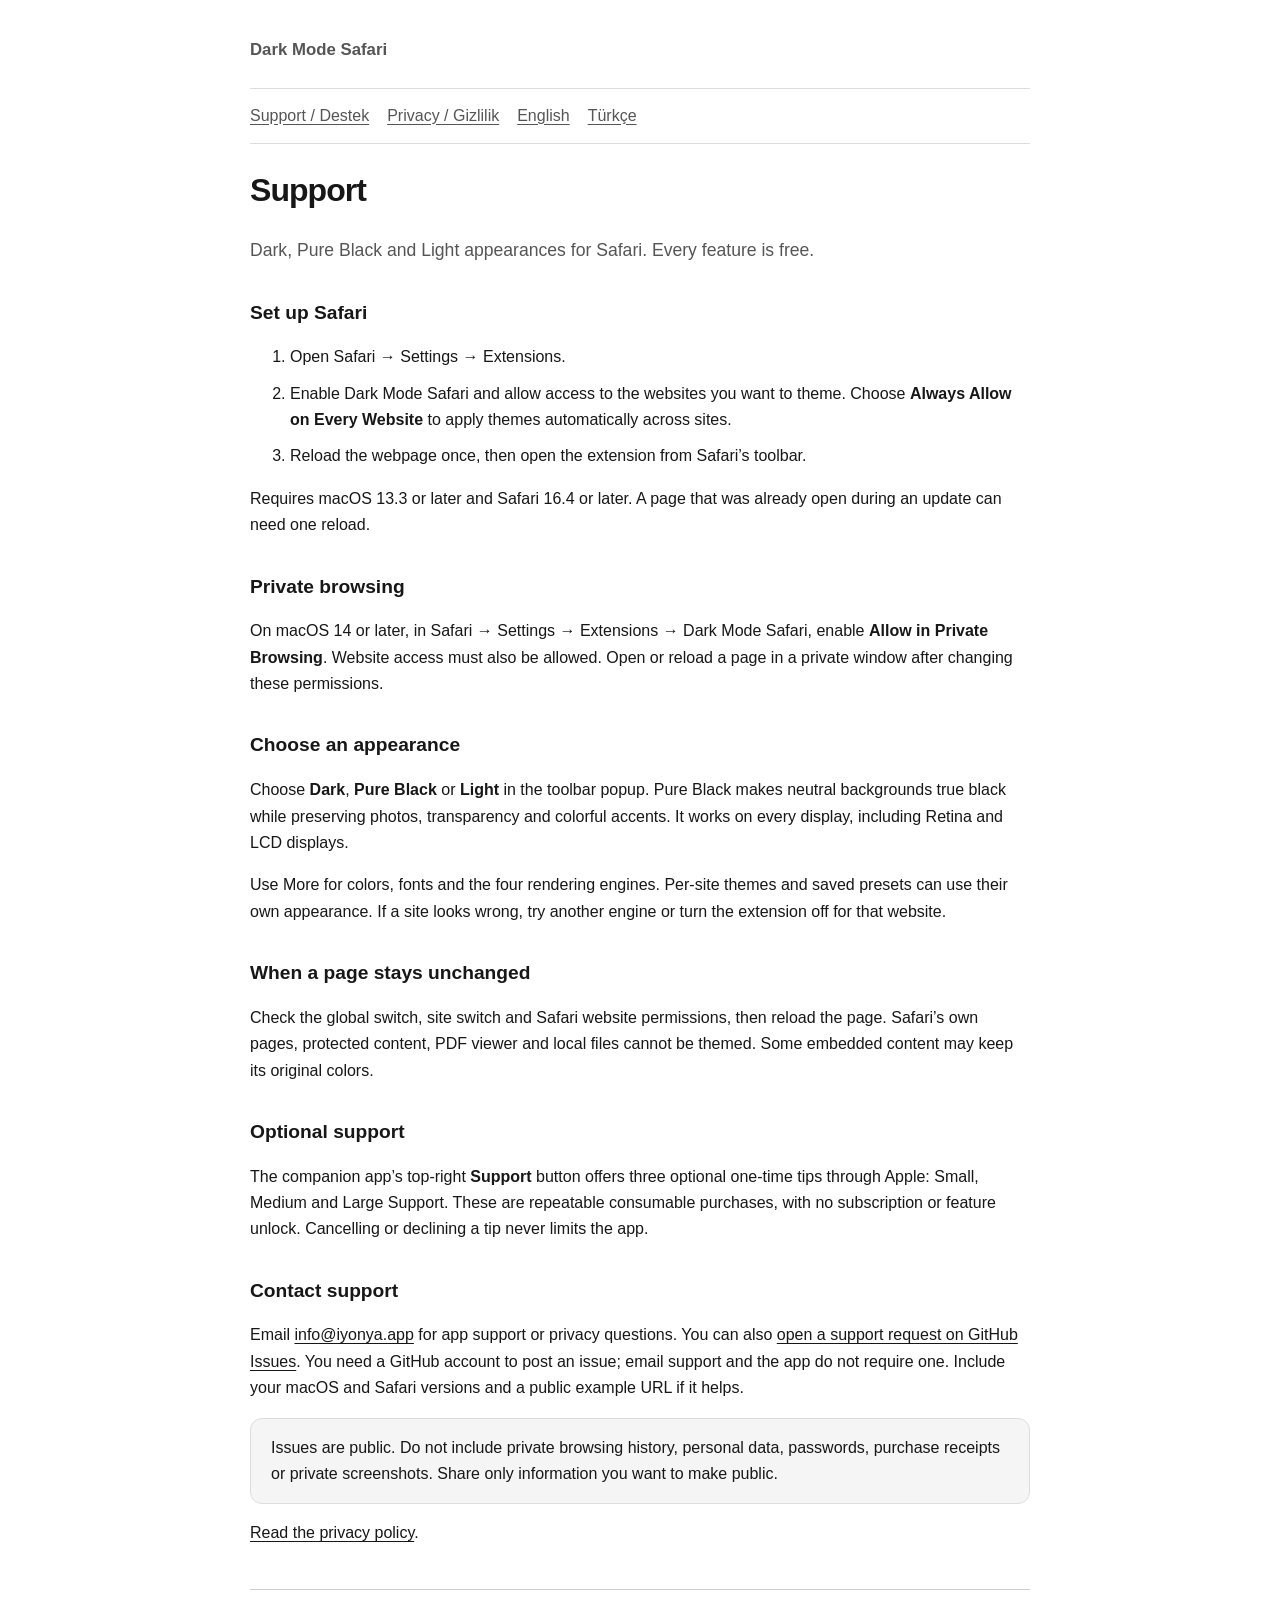
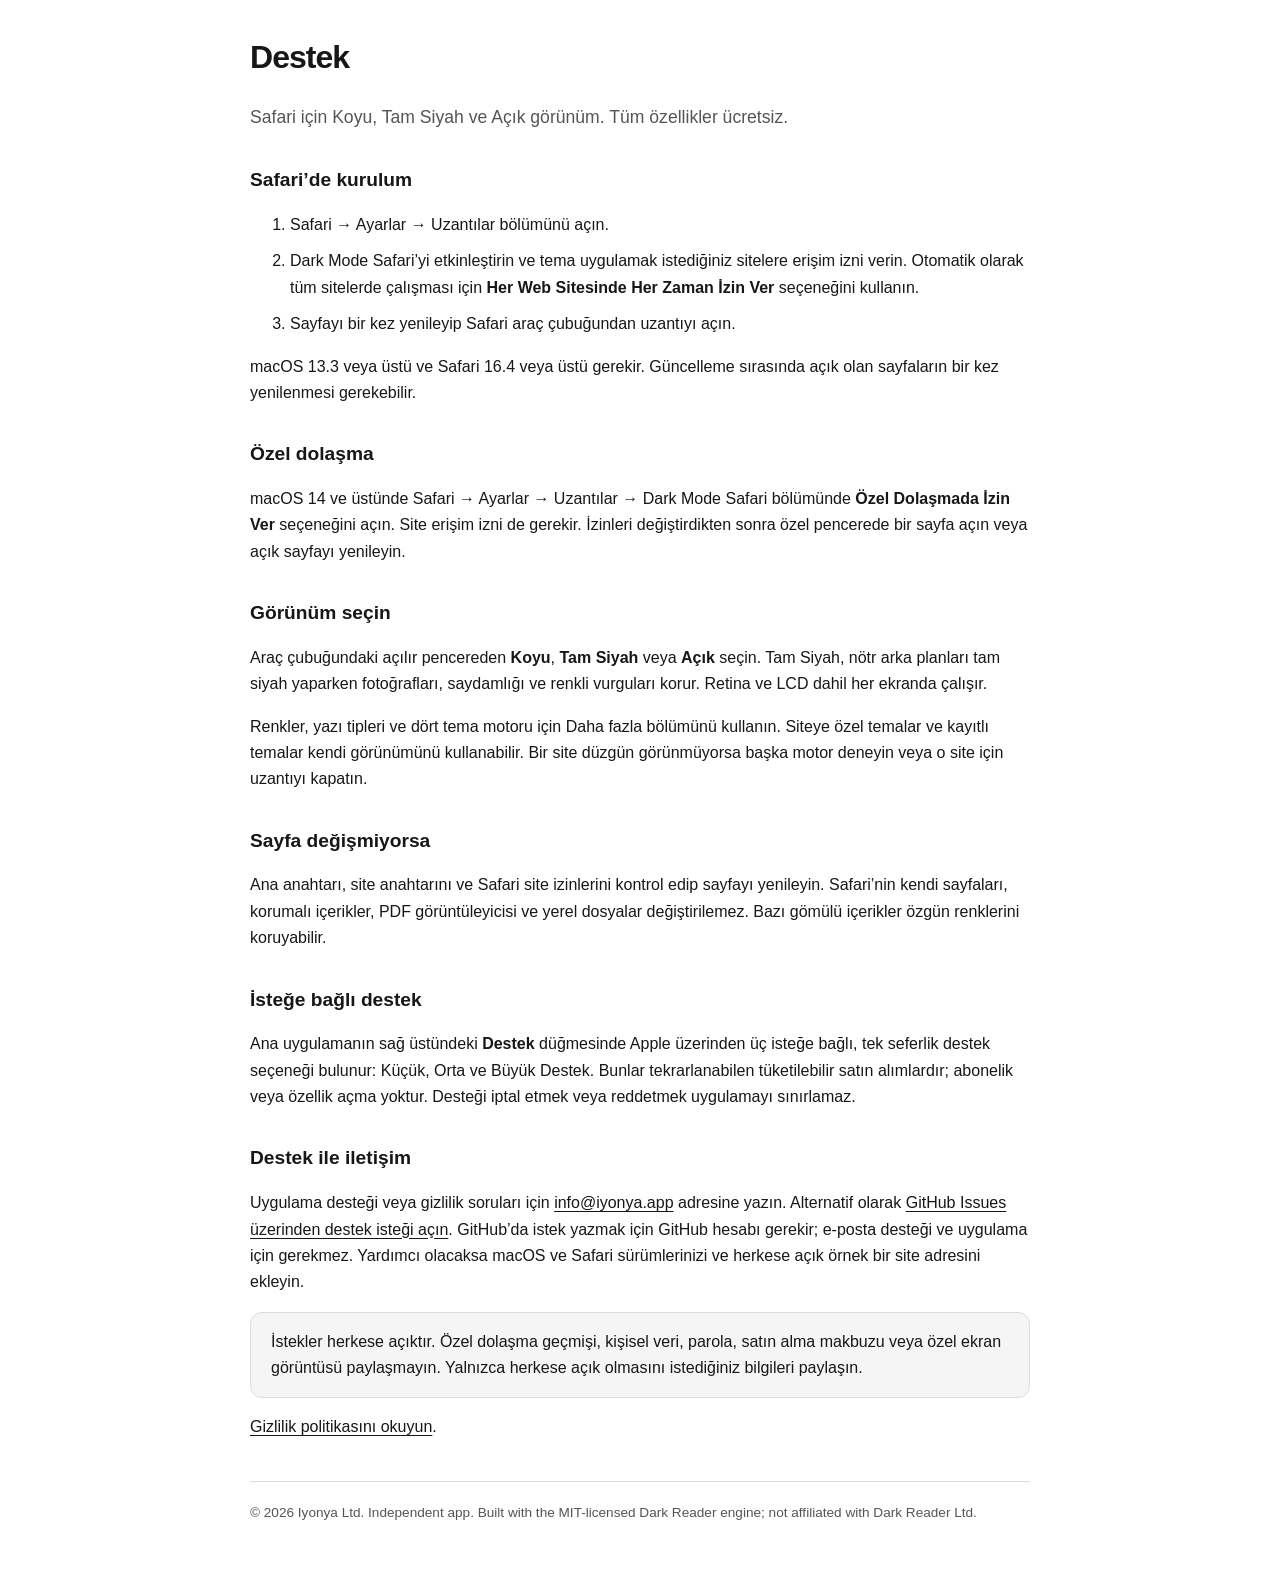
<file: index.html>
<!doctype html>
<html lang="en"><head><meta charset="utf-8"><meta name="viewport" content="width=device-width, initial-scale=1"><meta name="color-scheme" content="dark light"><meta name="referrer" content="no-referrer"><meta http-equiv="Content-Security-Policy" content="default-src 'none'; style-src 'self'; base-uri 'none'; form-action 'none'"><title>Support / Destek · Dark Mode Safari</title><link rel="stylesheet" href="style.css"></head><body>
<header><a href="./">Dark Mode Safari</a></header><nav aria-label="Pages and languages"><a href="./">Support / Destek</a><a href="privacy.html">Privacy / Gizlilik</a><a href="#english" lang="en">English</a><a href="#turkce" lang="tr">Türkçe</a></nav>
<main><article id="english" lang="en"><h1>Support</h1><p class="intro">Dark, Pure Black and Light appearances for Safari. Every feature is free.</p><h2>Set up Safari</h2><ol><li>Open Safari → Settings → Extensions.</li><li>Enable Dark Mode Safari and allow access to the websites you want to theme. Choose <strong>Always Allow on Every Website</strong> to apply themes automatically across sites.</li><li>Reload the webpage once, then open the extension from Safari’s toolbar.</li></ol><p>Requires macOS 13.3 or later and Safari 16.4 or later. A page that was already open during an update can need one reload.</p><h2>Private browsing</h2><p>On macOS 14 or later, in Safari → Settings → Extensions → Dark Mode Safari, enable <strong>Allow in Private Browsing</strong>. Website access must also be allowed. Open or reload a page in a private window after changing these permissions.</p><h2>Choose an appearance</h2><p>Choose <strong>Dark</strong>, <strong>Pure Black</strong> or <strong>Light</strong> in the toolbar popup. Pure Black makes neutral backgrounds true black while preserving photos, transparency and colorful accents. It works on every display, including Retina and LCD displays.</p><p>Use More for colors, fonts and the four rendering engines. Per-site themes and saved presets can use their own appearance. If a site looks wrong, try another engine or turn the extension off for that website.</p><h2>When a page stays unchanged</h2><p>Check the global switch, site switch and Safari website permissions, then reload the page. Safari’s own pages, protected content, PDF viewer and local files cannot be themed. Some embedded content may keep its original colors.</p><h2>Optional support</h2><p>The companion app’s top-right <strong>Support</strong> button offers three optional one-time tips through Apple: Small, Medium and Large Support. These are repeatable consumable purchases, with no subscription or feature unlock. Cancelling or declining a tip never limits the app.</p><h2>Contact support</h2><p>Email <a href="mailto:info@iyonya.app">info@iyonya.app</a> for app support or privacy questions. You can also <a href="https://github.com/bahadiryl/dark-mode-safari-support/issues">open a support request on GitHub Issues</a>. You need a GitHub account to post an issue; email support and the app do not require one. Include your macOS and Safari versions and a public example URL if it helps.</p><p class="note">Issues are public. Do not include private browsing history, personal data, passwords, purchase receipts or private screenshots. Share only information you want to make public.</p><p><a href="privacy.html">Read the privacy policy</a>.</p></article><article id="turkce" lang="tr"><h1>Destek</h1><p class="intro">Safari için Koyu, Tam Siyah ve Açık görünüm. Tüm özellikler ücretsiz.</p><h2>Safari’de kurulum</h2><ol><li>Safari → Ayarlar → Uzantılar bölümünü açın.</li><li>Dark Mode Safari’yi etkinleştirin ve tema uygulamak istediğiniz sitelere erişim izni verin. Otomatik olarak tüm sitelerde çalışması için <strong>Her Web Sitesinde Her Zaman İzin Ver</strong> seçeneğini kullanın.</li><li>Sayfayı bir kez yenileyip Safari araç çubuğundan uzantıyı açın.</li></ol><p>macOS 13.3 veya üstü ve Safari 16.4 veya üstü gerekir. Güncelleme sırasında açık olan sayfaların bir kez yenilenmesi gerekebilir.</p><h2>Özel dolaşma</h2><p>macOS 14 ve üstünde Safari → Ayarlar → Uzantılar → Dark Mode Safari bölümünde <strong>Özel Dolaşmada İzin Ver</strong> seçeneğini açın. Site erişim izni de gerekir. İzinleri değiştirdikten sonra özel pencerede bir sayfa açın veya açık sayfayı yenileyin.</p><h2>Görünüm seçin</h2><p>Araç çubuğundaki açılır pencereden <strong>Koyu</strong>, <strong>Tam Siyah</strong> veya <strong>Açık</strong> seçin. Tam Siyah, nötr arka planları tam siyah yaparken fotoğrafları, saydamlığı ve renkli vurguları korur. Retina ve LCD dahil her ekranda çalışır.</p><p>Renkler, yazı tipleri ve dört tema motoru için Daha fazla bölümünü kullanın. Siteye özel temalar ve kayıtlı temalar kendi görünümünü kullanabilir. Bir site düzgün görünmüyorsa başka motor deneyin veya o site için uzantıyı kapatın.</p><h2>Sayfa değişmiyorsa</h2><p>Ana anahtarı, site anahtarını ve Safari site izinlerini kontrol edip sayfayı yenileyin. Safari’nin kendi sayfaları, korumalı içerikler, PDF görüntüleyicisi ve yerel dosyalar değiştirilemez. Bazı gömülü içerikler özgün renklerini koruyabilir.</p><h2>İsteğe bağlı destek</h2><p>Ana uygulamanın sağ üstündeki <strong>Destek</strong> düğmesinde Apple üzerinden üç isteğe bağlı, tek seferlik destek seçeneği bulunur: Küçük, Orta ve Büyük Destek. Bunlar tekrarlanabilen tüketilebilir satın alımlardır; abonelik veya özellik açma yoktur. Desteği iptal etmek veya reddetmek uygulamayı sınırlamaz.</p><h2>Destek ile iletişim</h2><p>Uygulama desteği veya gizlilik soruları için <a href="mailto:info@iyonya.app">info@iyonya.app</a> adresine yazın. Alternatif olarak <a href="https://github.com/bahadiryl/dark-mode-safari-support/issues">GitHub Issues üzerinden destek isteği açın</a>. GitHub’da istek yazmak için GitHub hesabı gerekir; e-posta desteği ve uygulama için gerekmez. Yardımcı olacaksa macOS ve Safari sürümlerinizi ve herkese açık örnek bir site adresini ekleyin.</p><p class="note">İstekler herkese açıktır. Özel dolaşma geçmişi, kişisel veri, parola, satın alma makbuzu veya özel ekran görüntüsü paylaşmayın. Yalnızca herkese açık olmasını istediğiniz bilgileri paylaşın.</p><p><a href="privacy.html">Gizlilik politikasını okuyun</a>.</p></article></main>
<footer>© 2026 Iyonya Ltd. Independent app. Built with the MIT-licensed Dark Reader engine; not affiliated with Dark Reader Ltd.</footer></body></html>
</file>
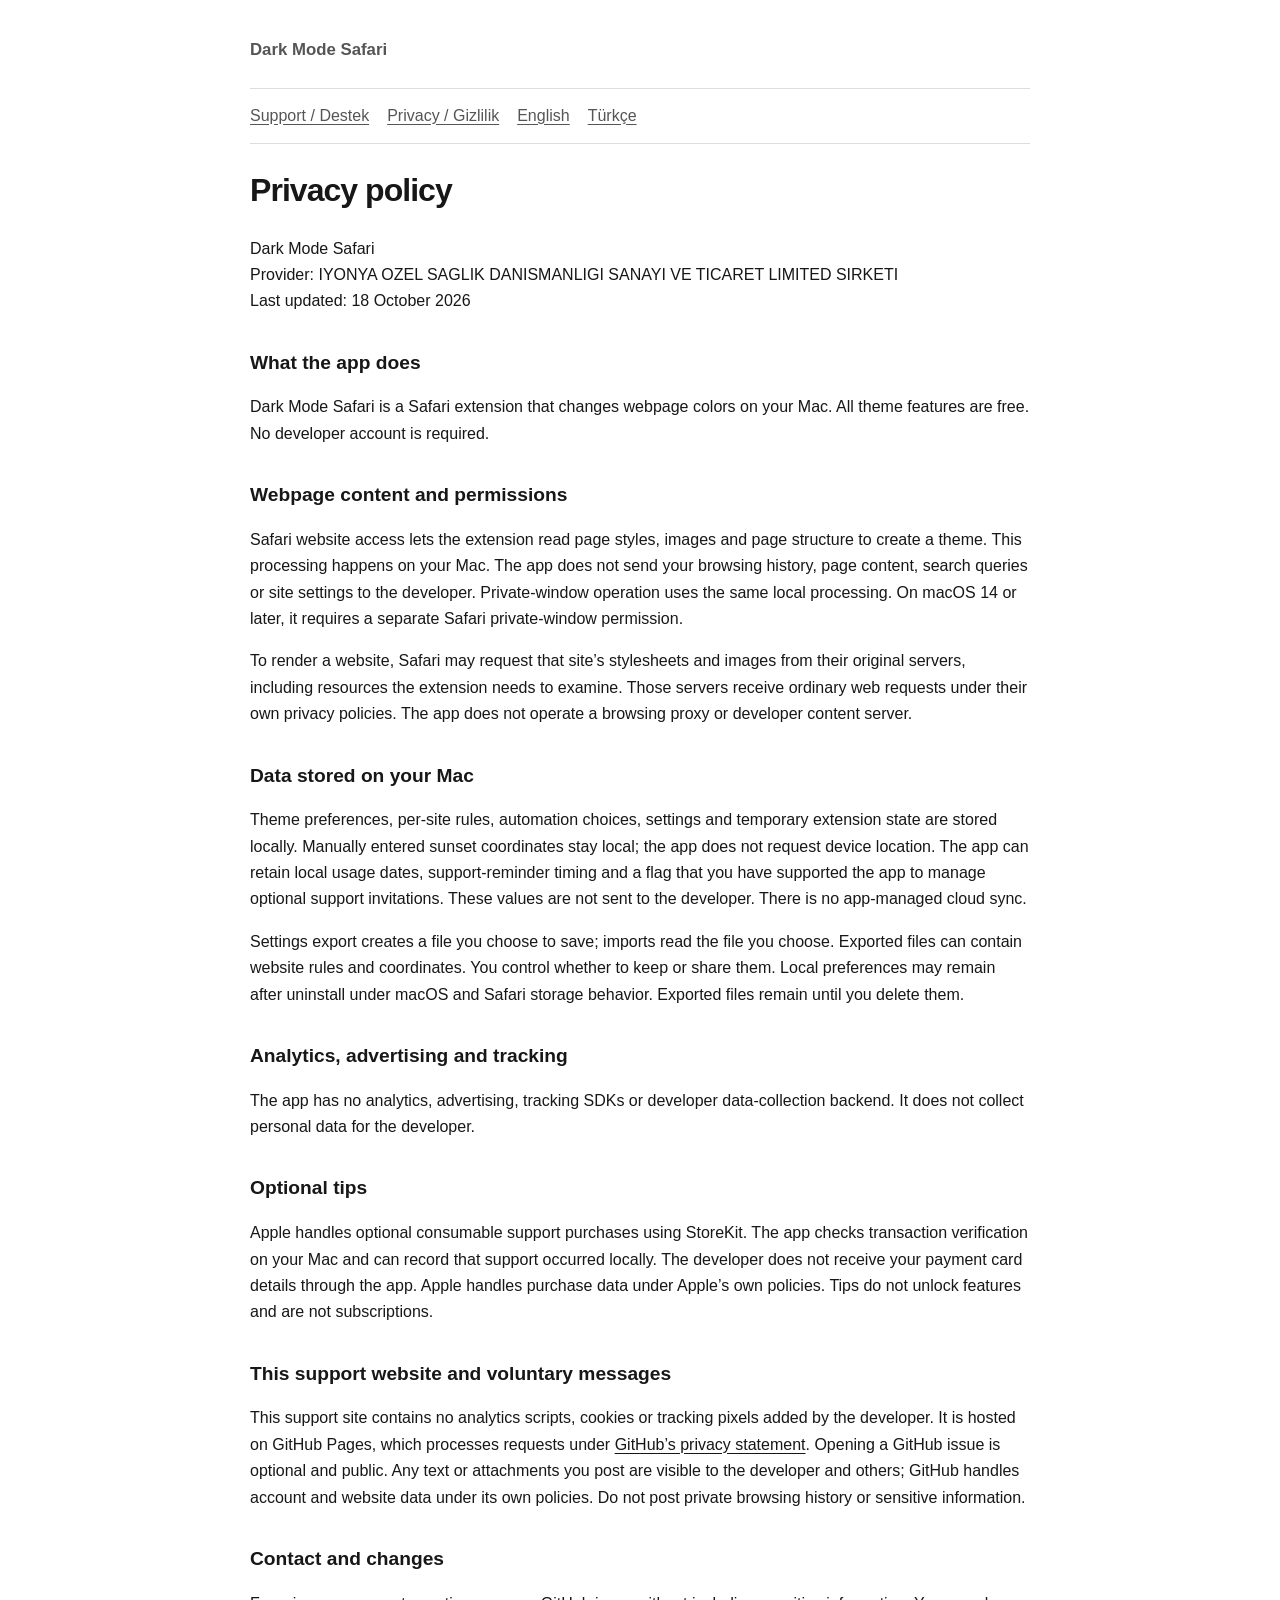
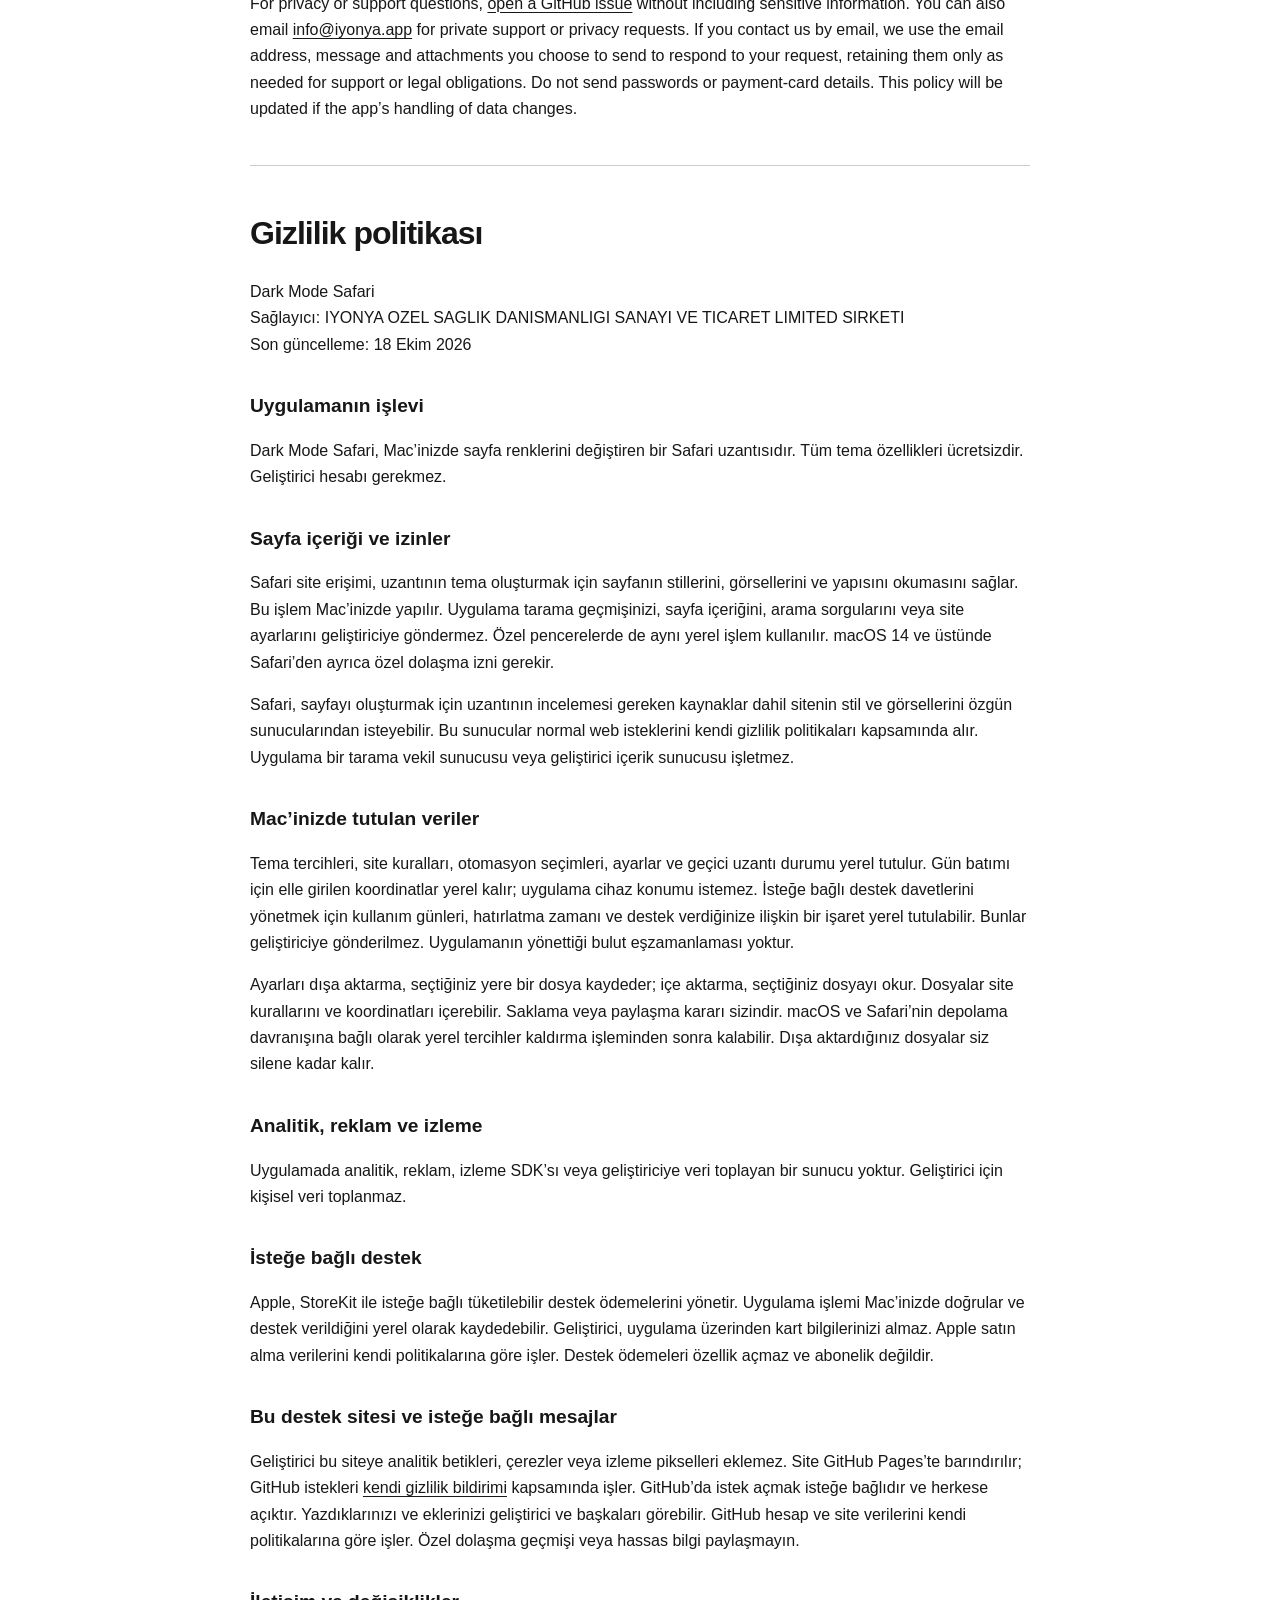
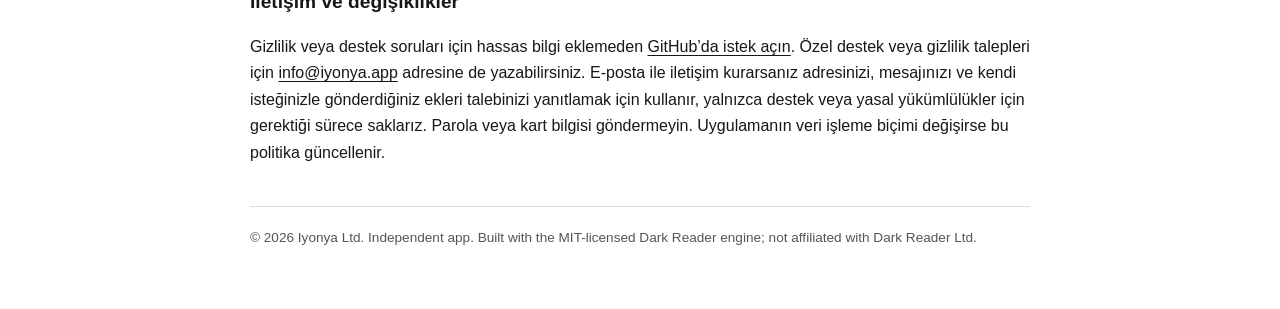
<file: privacy.html>
<!doctype html>
<html lang="en"><head><meta charset="utf-8"><meta name="viewport" content="width=device-width, initial-scale=1"><meta name="color-scheme" content="dark light"><meta name="referrer" content="no-referrer"><meta http-equiv="Content-Security-Policy" content="default-src 'none'; style-src 'self'; base-uri 'none'; form-action 'none'"><title>Privacy / Gizlilik · Dark Mode Safari</title><link rel="stylesheet" href="style.css"></head><body>
<header><a href="./">Dark Mode Safari</a></header><nav aria-label="Pages and languages"><a href="./">Support / Destek</a><a href="privacy.html">Privacy / Gizlilik</a><a href="#english" lang="en">English</a><a href="#turkce" lang="tr">Türkçe</a></nav>
<main><article id="english" lang="en"><h1>Privacy policy</h1><p>Dark Mode Safari<br>Provider: IYONYA OZEL SAGLIK DANISMANLIGI SANAYI VE TICARET LIMITED SIRKETI<br>Last updated: 18 October 2026</p><h2>What the app does</h2><p>Dark Mode Safari is a Safari extension that changes webpage colors on your Mac. All theme features are free. No developer account is required.</p><h2>Webpage content and permissions</h2><p>Safari website access lets the extension read page styles, images and page structure to create a theme. This processing happens on your Mac. The app does not send your browsing history, page content, search queries or site settings to the developer. Private-window operation uses the same local processing. On macOS 14 or later, it requires a separate Safari private-window permission.</p><p>To render a website, Safari may request that site’s stylesheets and images from their original servers, including resources the extension needs to examine. Those servers receive ordinary web requests under their own privacy policies. The app does not operate a browsing proxy or developer content server.</p><h2>Data stored on your Mac</h2><p>Theme preferences, per-site rules, automation choices, settings and temporary extension state are stored locally. Manually entered sunset coordinates stay local; the app does not request device location. The app can retain local usage dates, support-reminder timing and a flag that you have supported the app to manage optional support invitations. These values are not sent to the developer. There is no app-managed cloud sync.</p><p>Settings export creates a file you choose to save; imports read the file you choose. Exported files can contain website rules and coordinates. You control whether to keep or share them. Local preferences may remain after uninstall under macOS and Safari storage behavior. Exported files remain until you delete them.</p><h2>Analytics, advertising and tracking</h2><p>The app has no analytics, advertising, tracking SDKs or developer data-collection backend. It does not collect personal data for the developer.</p><h2>Optional tips</h2><p>Apple handles optional consumable support purchases using StoreKit. The app checks transaction verification on your Mac and can record that support occurred locally. The developer does not receive your payment card details through the app. Apple handles purchase data under Apple’s own policies. Tips do not unlock features and are not subscriptions.</p><h2>This support website and voluntary messages</h2><p>This support site contains no analytics scripts, cookies or tracking pixels added by the developer. It is hosted on GitHub Pages, which processes requests under <a href="https://docs.github.com/en/site-policy/privacy-policies/github-general-privacy-statement">GitHub’s privacy statement</a>. Opening a GitHub issue is optional and public. Any text or attachments you post are visible to the developer and others; GitHub handles account and website data under its own policies. Do not post private browsing history or sensitive information.</p><h2>Contact and changes</h2><p>For privacy or support questions, <a href="https://github.com/bahadiryl/dark-mode-safari-support/issues">open a GitHub issue</a> without including sensitive information. You can also email <a href="mailto:info@iyonya.app">info@iyonya.app</a> for private support or privacy requests. If you contact us by email, we use the email address, message and attachments you choose to send to respond to your request, retaining them only as needed for support or legal obligations. Do not send passwords or payment-card details. This policy will be updated if the app’s handling of data changes.</p></article><article id="turkce" lang="tr"><h1>Gizlilik politikası</h1><p>Dark Mode Safari<br>Sağlayıcı: IYONYA OZEL SAGLIK DANISMANLIGI SANAYI VE TICARET LIMITED SIRKETI<br>Son güncelleme: 18 Ekim 2026</p><h2>Uygulamanın işlevi</h2><p>Dark Mode Safari, Mac’inizde sayfa renklerini değiştiren bir Safari uzantısıdır. Tüm tema özellikleri ücretsizdir. Geliştirici hesabı gerekmez.</p><h2>Sayfa içeriği ve izinler</h2><p>Safari site erişimi, uzantının tema oluşturmak için sayfanın stillerini, görsellerini ve yapısını okumasını sağlar. Bu işlem Mac’inizde yapılır. Uygulama tarama geçmişinizi, sayfa içeriğini, arama sorgularını veya site ayarlarını geliştiriciye göndermez. Özel pencerelerde de aynı yerel işlem kullanılır. macOS 14 ve üstünde Safari’den ayrıca özel dolaşma izni gerekir.</p><p>Safari, sayfayı oluşturmak için uzantının incelemesi gereken kaynaklar dahil sitenin stil ve görsellerini özgün sunucularından isteyebilir. Bu sunucular normal web isteklerini kendi gizlilik politikaları kapsamında alır. Uygulama bir tarama vekil sunucusu veya geliştirici içerik sunucusu işletmez.</p><h2>Mac’inizde tutulan veriler</h2><p>Tema tercihleri, site kuralları, otomasyon seçimleri, ayarlar ve geçici uzantı durumu yerel tutulur. Gün batımı için elle girilen koordinatlar yerel kalır; uygulama cihaz konumu istemez. İsteğe bağlı destek davetlerini yönetmek için kullanım günleri, hatırlatma zamanı ve destek verdiğinize ilişkin bir işaret yerel tutulabilir. Bunlar geliştiriciye gönderilmez. Uygulamanın yönettiği bulut eşzamanlaması yoktur.</p><p>Ayarları dışa aktarma, seçtiğiniz yere bir dosya kaydeder; içe aktarma, seçtiğiniz dosyayı okur. Dosyalar site kurallarını ve koordinatları içerebilir. Saklama veya paylaşma kararı sizindir. macOS ve Safari’nin depolama davranışına bağlı olarak yerel tercihler kaldırma işleminden sonra kalabilir. Dışa aktardığınız dosyalar siz silene kadar kalır.</p><h2>Analitik, reklam ve izleme</h2><p>Uygulamada analitik, reklam, izleme SDK’sı veya geliştiriciye veri toplayan bir sunucu yoktur. Geliştirici için kişisel veri toplanmaz.</p><h2>İsteğe bağlı destek</h2><p>Apple, StoreKit ile isteğe bağlı tüketilebilir destek ödemelerini yönetir. Uygulama işlemi Mac’inizde doğrular ve destek verildiğini yerel olarak kaydedebilir. Geliştirici, uygulama üzerinden kart bilgilerinizi almaz. Apple satın alma verilerini kendi politikalarına göre işler. Destek ödemeleri özellik açmaz ve abonelik değildir.</p><h2>Bu destek sitesi ve isteğe bağlı mesajlar</h2><p>Geliştirici bu siteye analitik betikleri, çerezler veya izleme pikselleri eklemez. Site GitHub Pages’te barındırılır; GitHub istekleri <a href="https://docs.github.com/en/site-policy/privacy-policies/github-general-privacy-statement">kendi gizlilik bildirimi</a> kapsamında işler. GitHub’da istek açmak isteğe bağlıdır ve herkese açıktır. Yazdıklarınızı ve eklerinizi geliştirici ve başkaları görebilir. GitHub hesap ve site verilerini kendi politikalarına göre işler. Özel dolaşma geçmişi veya hassas bilgi paylaşmayın.</p><h2>İletişim ve değişiklikler</h2><p>Gizlilik veya destek soruları için hassas bilgi eklemeden <a href="https://github.com/bahadiryl/dark-mode-safari-support/issues">GitHub’da istek açın</a>. Özel destek veya gizlilik talepleri için <a href="mailto:info@iyonya.app">info@iyonya.app</a> adresine de yazabilirsiniz. E-posta ile iletişim kurarsanız adresinizi, mesajınızı ve kendi isteğinizle gönderdiğiniz ekleri talebinizi yanıtlamak için kullanır, yalnızca destek veya yasal yükümlülükler için gerektiği sürece saklarız. Parola veya kart bilgisi göndermeyin. Uygulamanın veri işleme biçimi değişirse bu politika güncellenir.</p></article></main>
<footer>© 2026 Iyonya Ltd. Independent app. Built with the MIT-licensed Dark Reader engine; not affiliated with Dark Reader Ltd.</footer></body></html>
</file>
<file: style.css>
html{color-scheme:dark light;font-family:-apple-system,BlinkMacSystemFont,"Segoe UI",sans-serif;line-height:1.65;background:#101010;color:#eee}body{max-width:780px;margin:0 auto;padding:36px 24px 60px}header,nav,footer{color:#b9b9b9}header a{font-size:1.05rem;font-weight:650;color:inherit;text-decoration:none}nav{display:flex;flex-wrap:wrap;gap:18px;border-block:1px solid #363636;padding:14px 0;margin:24px 0}a{color:inherit;text-underline-offset:3px}h1{font-size:2rem;line-height:1.2;letter-spacing:-.03em}h2{font-size:1.2rem;margin-top:2rem}article+article{border-top:1px solid #444;margin-top:42px;padding-top:22px}li+li{margin-top:10px}.intro{font-size:1.1rem;color:#c9c9c9}.note{padding:16px 20px;background:#1b1b1b;border:1px solid #363636;border-radius:12px}footer{font-size:.85rem;border-top:1px solid #363636;padding-top:20px;margin-top:40px}@media(prefers-color-scheme:light){html{background:#fff;color:#171717}header,nav,footer,.intro{color:#555}.note{background:#f5f5f5;border-color:#ddd}nav,footer{border-color:#ddd}article+article{border-color:#ccc}}
</file>
